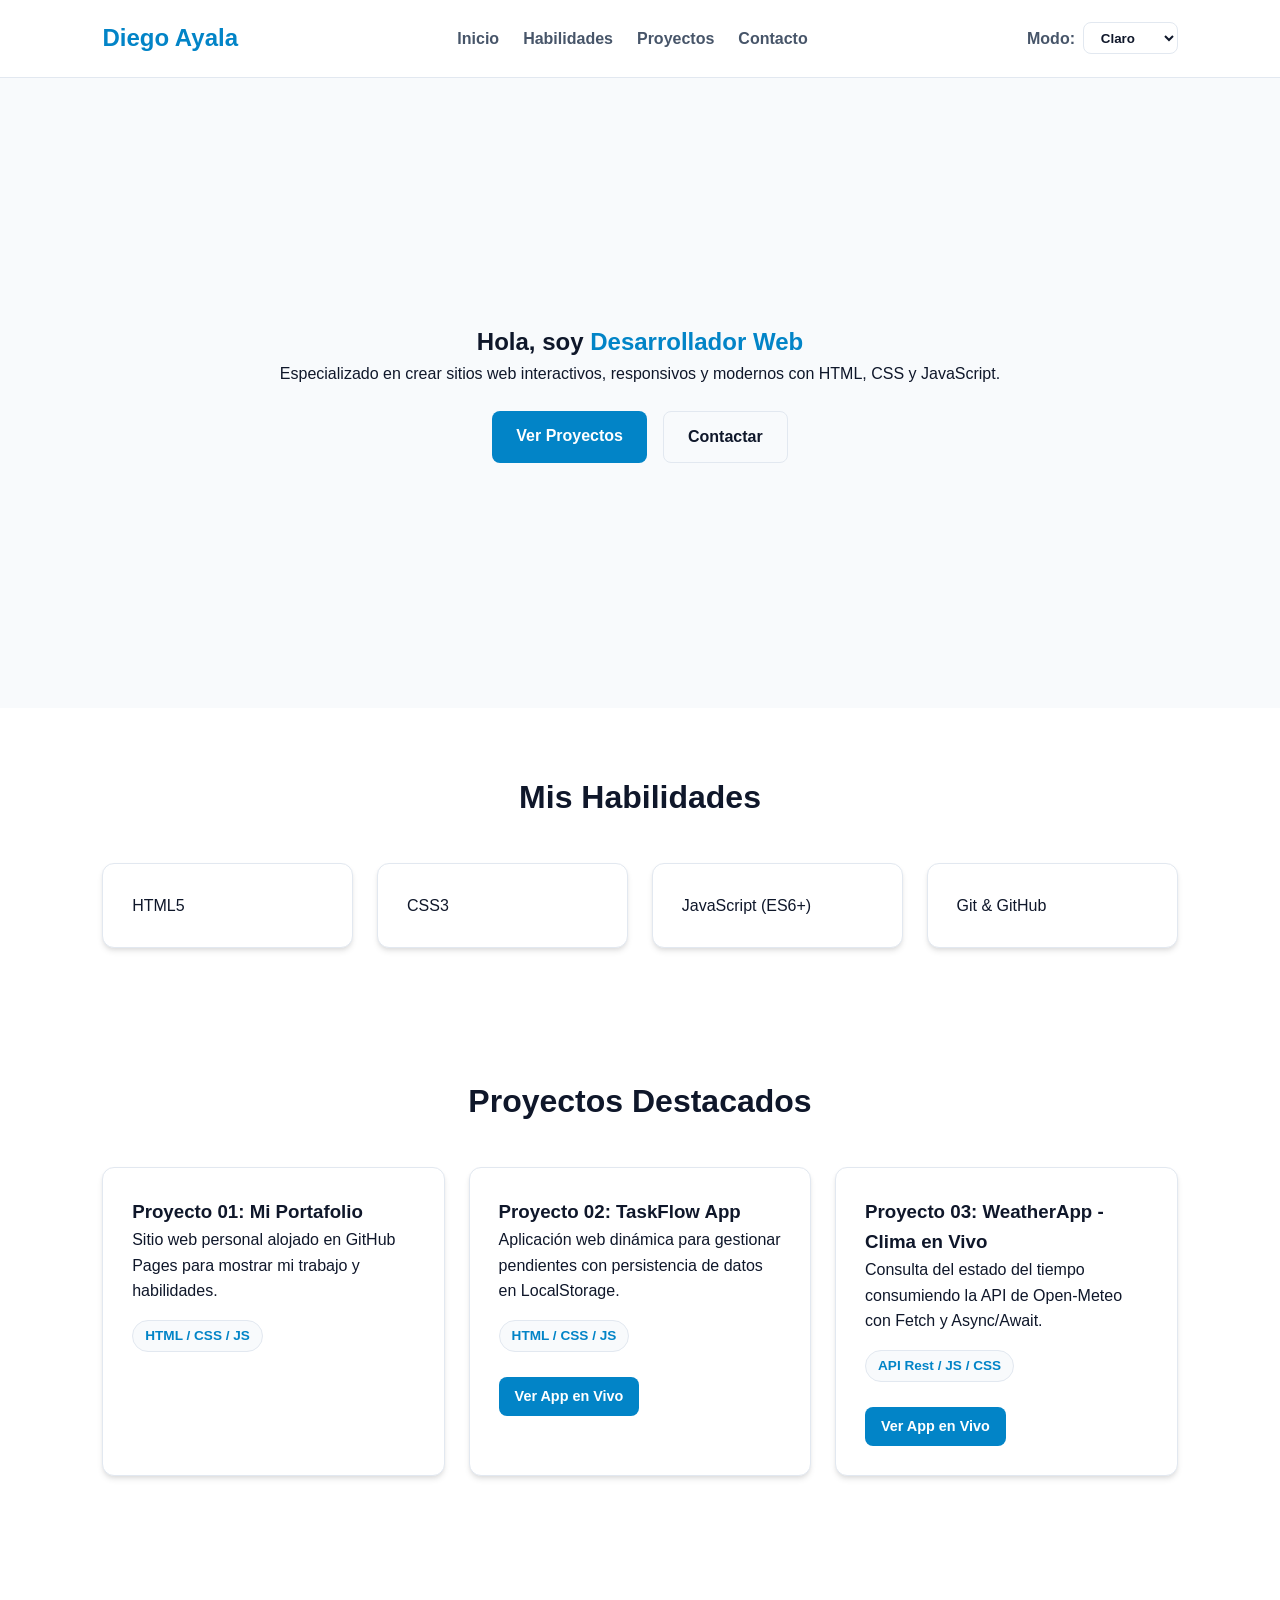
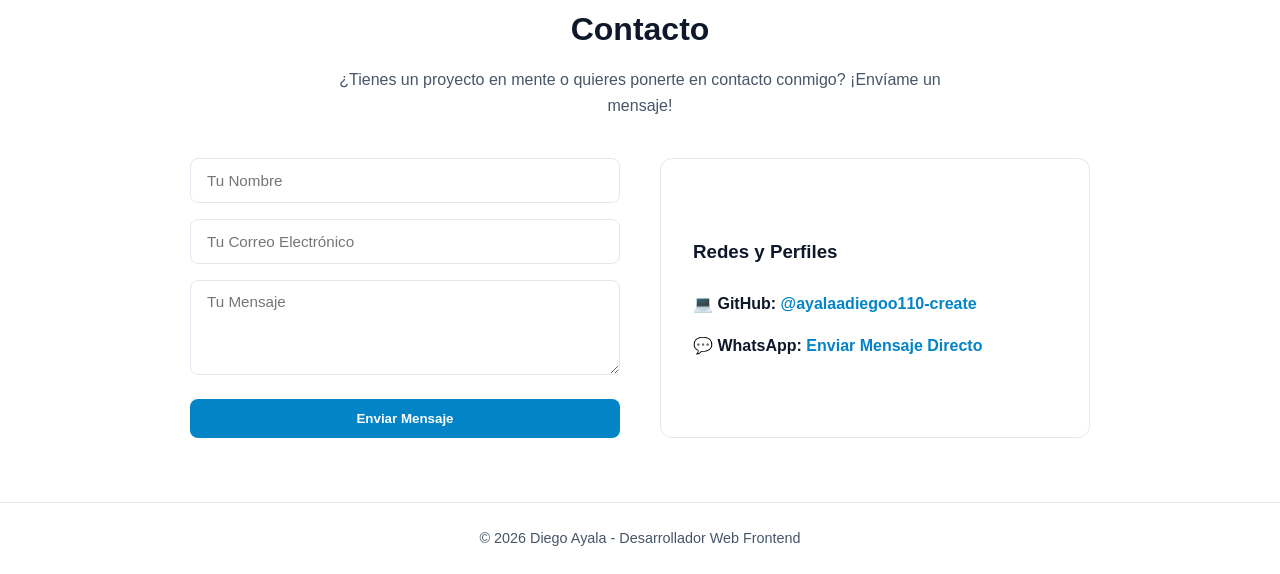
<file: index.html>
<!DOCTYPE html>
<html lang="es">
<head>
    <meta charset="UTF-8">
    <meta name="viewport" content="width=device-width, initial-scale=1.0">
    <title>Portafolio | Desarrollador Web Frontend</title>
    <link rel="stylesheet" href="./css/styles.css">
</head>
<body>

    <header class="navbar">
        <div class="logo">Diego Ayala</div>
        <nav>
            <ul>
                <li><a href="#inicio">Inicio</a></li>
                <li><a href="#habilidades">Habilidades</a></li>
                <li><a href="#proyectos">Proyectos</a></li>
                <li><a href="#contacto">Contacto</a></li>
            </ul>
        </nav>
        
        <div class="theme-selector">
            <label for="theme-select">Modo:</label>
            <select id="theme-select" class="theme-dropdown">
                <option value="light">Claro</option>
                <option value="dark">Oscuro</option>
            </select>
        </div>
    </header>

    <main>
        <section id="inicio" class="hero">
            <div class="hero-content">
                <h1>Hola, soy <span class="highlight">Desarrollador Web</span></h1>
                <p>Especializado en crear sitios web interactivos, responsivos y modernos con HTML, CSS y JavaScript.</p>
                <div class="hero-buttons">
                    <a href="#proyectos" class="btn primary">Ver Proyectos</a>
                    <a href="#contacto" class="btn secondary">Contactar</a>
                </div>
            </div>
        </section>

        <section id="habilidades" class="skills">
            <h2>Mis Habilidades</h2>
            <div class="skills-grid">
                <div class="skill-card">HTML5</div>
                <div class="skill-card">CSS3</div>
                <div class="skill-card">JavaScript (ES6+)</div>
                <div class="skill-card">Git & GitHub</div>
            </div>
        </section>

        <section id="proyectos" class="projects">
            <h2>Proyectos Destacados</h2>
            <div class="projects-grid">
                <div class="project-card">
                    <h3>Proyecto 01: Mi Portafolio</h3>
                    <p>Sitio web personal alojado en GitHub Pages para mostrar mi trabajo y habilidades.</p>
                    <span class="tag">HTML / CSS / JS</span>
                </div>

                <div class="project-card">
                    <h3>Proyecto 02: TaskFlow App</h3>
                    <p>Aplicación web dinámica para gestionar pendientes con persistencia de datos en LocalStorage.</p>
                    <span class="tag">HTML / CSS / JS</span>
                    <br><br>
                    <a href="./landing-app/" class="btn primary btn-app">Ver App en Vivo</a>
                </div>

                <div class="project-card">
                    <h3>Proyecto 03: WeatherApp - Clima en Vivo</h3>
                    <p>Consulta del estado del tiempo consumiendo la API de Open-Meteo con Fetch y Async/Await.</p>
                    <span class="tag">API Rest / JS / CSS</span>
                    <br><br>
                    <a href="./weather-app/" class="btn primary btn-app">Ver App en Vivo</a>
                </div>
            </div>
        </section>

        <section id="contacto" class="contact">
            <h2>Contacto</h2>
            <p class="contact-subtitle">¿Tienes un proyecto en mente o quieres ponerte en contacto conmigo? ¡Envíame un mensaje!</p>

            <div class="contact-container">
                <form id="contact-form" class="contact-form">
                    <div class="form-group">
                        <input type="text" id="nombre" name="nombre" placeholder="Tu Nombre" required>
                    </div>
                    <div class="form-group">
                        <input type="email" id="email" name="email" placeholder="Tu Correo Electrónico" required>
                    </div>
                    <div class="form-group">
                        <textarea id="mensaje" name="mensaje" rows="4" placeholder="Tu Mensaje" required></textarea>
                    </div>
                    <button type="submit" class="btn primary">Enviar Mensaje</button>
                    <p id="form-response" class="form-response"></p>
                </form>

                <div class="contact-links">
                    <h3>Redes y Perfiles</h3>
                    <p>💻 <strong>GitHub:</strong> <a href="https://github.com/ayalaadiegoo110-create" target="_blank">@ayalaadiegoo110-create</a></p>
                    <p>💬 <strong>WhatsApp:</strong> <a href="https://wa.me/595987225015" target="_blank">Enviar Mensaje Directo</a></p>
                </div>
            </div>
        </section>
    </main>

    <footer>
        <p>&copy; 2026 Diego Ayala - Desarrollador Web Frontend</p>
    </footer>

    <script src="./js/main.js"></script>
</body>
</html>
</file>
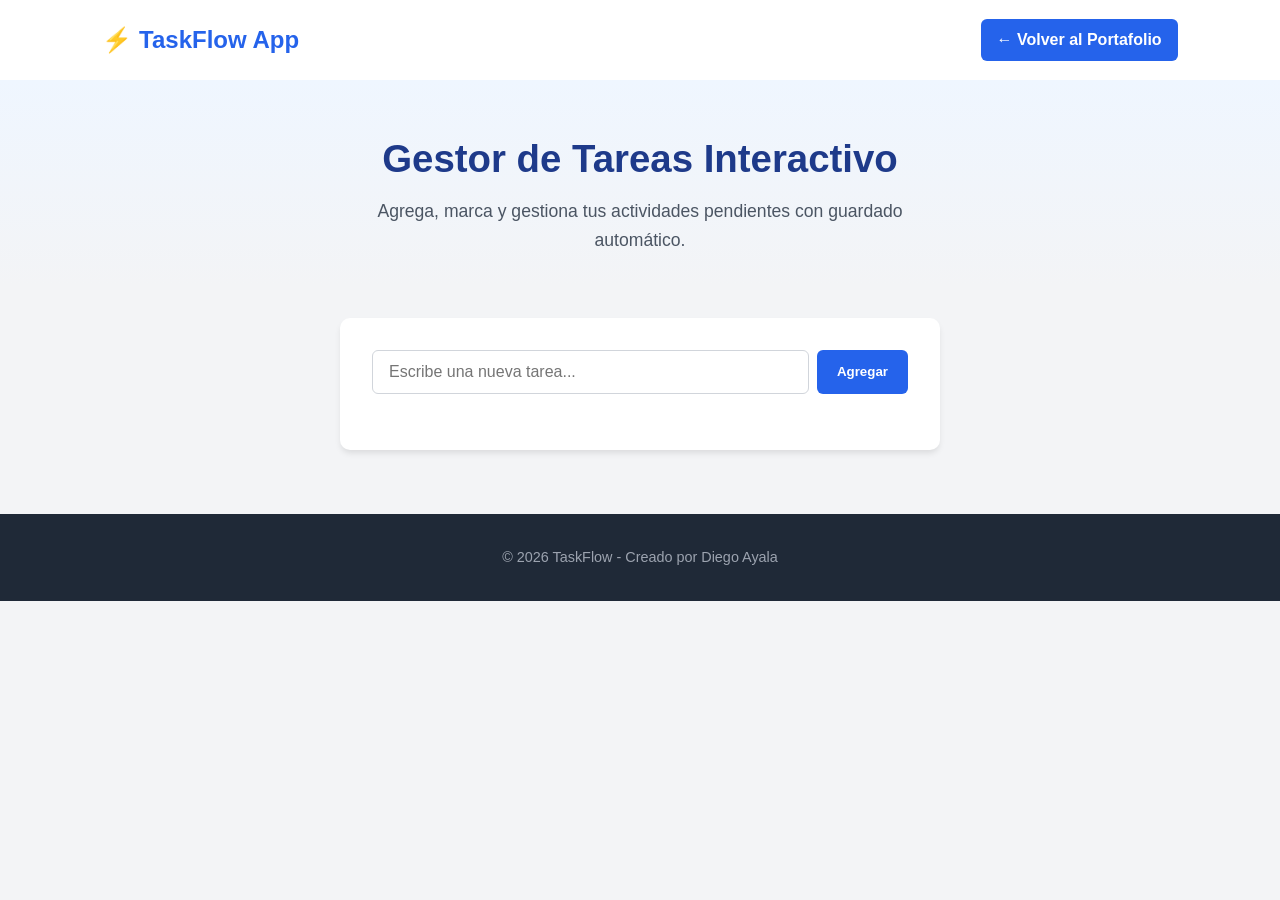
<file: landing-app/index.html>
<!DOCTYPE html>
<html lang="es">
<head>
    <meta charset="UTF-8">
    <meta name="viewport" content="width=device-width, initial-scale=1.0">
    <title>TaskFlow | App de Tareas Interactiva</title>
    <style>
        * {
            margin: 0;
            padding: 0;
            box-sizing: border-box;
        }

        body {
            font-family: 'Segoe UI', Tahoma, Geneva, Verdana, sans-serif;
            color: #1f2937;
            background-color: #f3f4f6;
            line-height: 1.6;
        }

        header {
            display: flex;
            justify-content: space-between;
            align-items: center;
            padding: 1.2rem 8%;
            background-color: #ffffff;
            box-shadow: 0 1px 3px rgba(0,0,0,0.1);
        }

        .logo {
            font-size: 1.5rem;
            font-weight: 700;
            color: #2563eb;
        }

        .btn-nav {
            background-color: #2563eb;
            color: white;
            padding: 0.5rem 1rem;
            border-radius: 6px;
            text-decoration: none;
            font-weight: 600;
        }

        .hero {
            padding: 3rem 8% 2rem;
            text-align: center;
            background: linear-gradient(180deg, #eff6ff 0%, #f3f4f6 100%);
        }

        .hero h1 {
            font-size: 2.4rem;
            color: #1e3a8a;
            margin-bottom: 0.5rem;
        }

        .hero p {
            font-size: 1.1rem;
            color: #4b5563;
            max-width: 600px;
            margin: 0 auto;
        }

        .app-container {
            max-width: 600px;
            margin: 2rem auto 4rem;
            background: #ffffff;
            padding: 2rem;
            border-radius: 10px;
            box-shadow: 0 4px 6px -1px rgba(0, 0, 0, 0.1);
        }

        .task-form {
            display: flex;
            gap: 0.5rem;
            margin-bottom: 1.5rem;
        }

        .task-form input {
            flex: 1;
            padding: 0.75rem 1rem;
            border: 1px solid #d1d5db;
            border-radius: 6px;
            font-size: 1rem;
            outline: none;
        }

        .task-form input:focus {
            border-color: #2563eb;
        }

        .task-form button {
            background-color: #2563eb;
            color: white;
            border: none;
            padding: 0.75rem 1.25rem;
            border-radius: 6px;
            font-weight: 600;
            cursor: pointer;
            transition: background 0.2s;
        }

        .task-form button:hover {
            background-color: #1d4ed8;
        }

        .task-list {
            list-style: none;
        }

        .task-item {
            display: flex;
            justify-content: space-between;
            align-items: center;
            padding: 0.75rem 1rem;
            border-bottom: 1px solid #e5e7eb;
            transition: background 0.2s;
            word-break: break-word;
        }

        .task-item:last-child {
            border-bottom: none;
        }

        .task-item.completed span {
            text-decoration: line-through;
            color: #9ca3af;
        }

        .task-actions {
            display: flex;
            gap: 0.5rem;
        }

        .btn-action {
            background: none;
            border: none;
            cursor: pointer;
            font-size: 1.1rem;
        }

        footer {
            text-align: center;
            padding: 2rem;
            background-color: #1f2937;
            color: #9ca3af;
            font-size: 0.9rem;
        }

    
        @media (max-width: 600px) {
            header {
                flex-direction: column;
                gap: 0.8rem;
                padding: 1rem 5%;
                text-align: center;
            }

            .hero {
                padding: 2rem 5% 1.5rem;
            }

            .hero h1 {
                font-size: 1.8rem;
            }

            .hero p {
                font-size: 0.95rem;
            }

            .app-container {
                margin: 1.5rem 5% 3rem;
                padding: 1.2rem;
            }

            .task-form {
                flex-direction: column;
            }

            .task-form button {
                width: 100%;
            }
        }
    </style>
</head>
<body>

    <header>
        <div class="logo">⚡ TaskFlow App</div>
        <a href="../" class="btn-nav">← Volver al Portafolio</a>
    </header>

    <main>
        <section class="hero">
            <h1>Gestor de Tareas Interactivo</h1>
            <p>Agrega, marca y gestiona tus actividades pendientes con guardado automático.</p>
        </section>

        <section class="app-container">
            <form id="task-form" class="task-form">
                <input type="text" id="task-input" placeholder="Escribe una nueva tarea..." required>
                <button type="submit">Agregar</button>
            </form>

            <ul id="task-list" class="task-list"></ul>
        </section>
    </main>

    <footer>
        <p>&copy; 2026 TaskFlow - Creado por Diego Ayala</p>
    </footer>

    <script>
        document.addEventListener('DOMContentLoaded', () => {
            const form = document.getElementById('task-form');
            const input = document.getElementById('task-input');
            const list = document.getElementById('task-list');

            let tasks = JSON.parse(localStorage.getItem('tasks')) || [];

            function saveTasks() {
                localStorage.setItem('tasks', JSON.stringify(tasks));
            }

            function renderTasks() {
                list.innerHTML = '';
                tasks.forEach((task, index) => {
                    const li = document.createElement('li');
                    li.className = `task-item ${task.completed ? 'completed' : ''}`;
                    
                    li.innerHTML = `
                        <span>${task.text}</span>
                        <div class="task-actions">
                            <button class="btn-action" onclick="toggleTask(${index})">
                                ${task.completed ? '↩️' : '✅'}
                            </button>
                            <button class="btn-action" onclick="deleteTask(${index})">❌</button>
                        </div>
                    `;
                    list.appendChild(li);
                });
            }

            window.toggleTask = (index) => {
                tasks[index].completed = !tasks[index].completed;
                saveTasks();
                renderTasks();
            };

            window.deleteTask = (index) => {
                tasks.splice(index, 1);
                saveTasks();
                renderTasks();
            };

            form.addEventListener('submit', (e) => {
                e.preventDefault();
                const text = input.value.trim();
                if (text) {
                    tasks.push({ text, completed: false });
                    saveTasks();
                    renderTasks();
                    input.value = '';
                }
            });

            renderTasks();
        });
    </script>
</body>
</html>
</file>
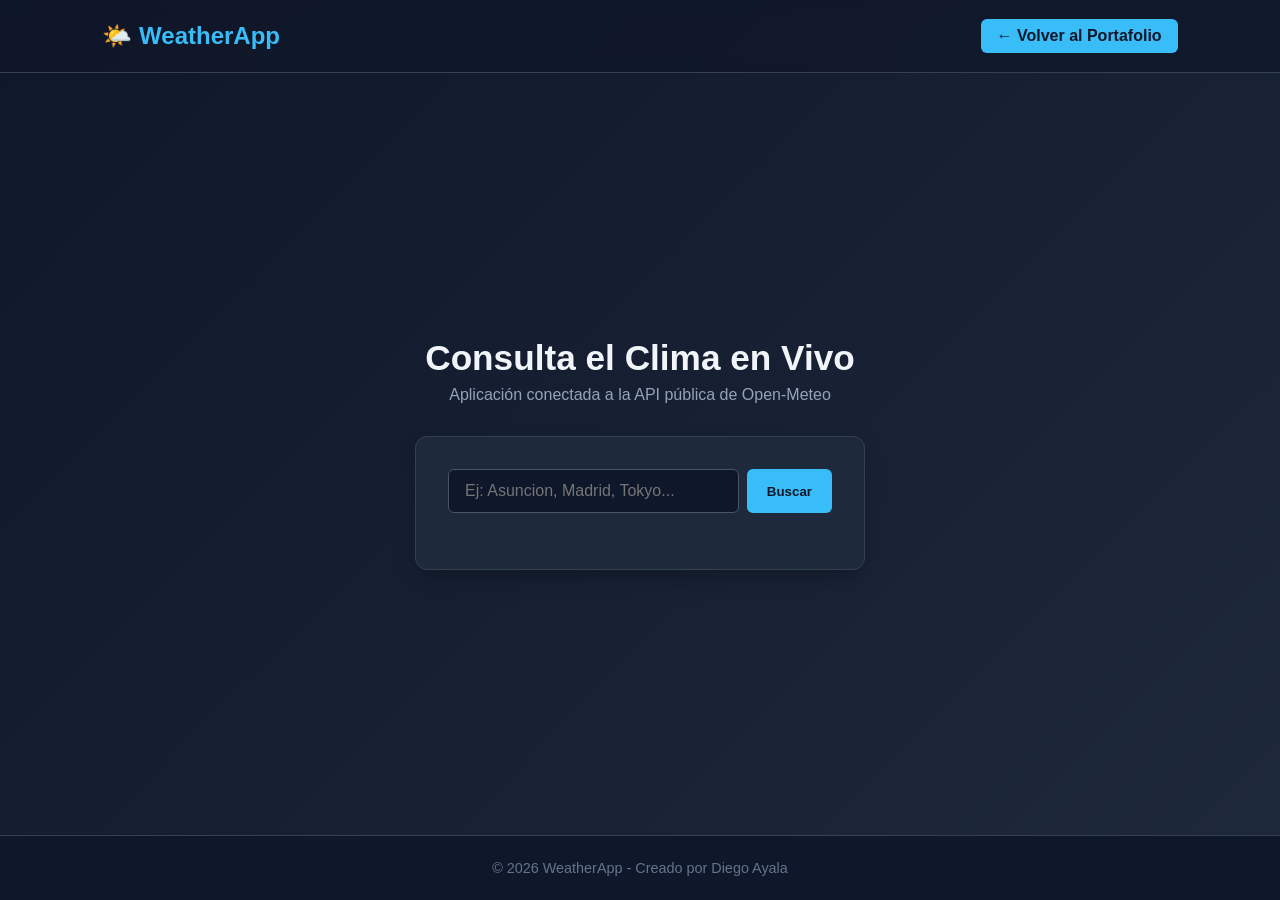
<file: weather-app/index.html>
<!DOCTYPE html>
<html lang="es">
<head>
    <meta charset="UTF-8">
    <meta name="viewport" content="width=device-width, initial-scale=1.0">
    <title>WeatherApp | Clima en Tiempo Real</title>
    <style>
        * {
            margin: 0;
            padding: 0;
            box-sizing: border-box;
        }

        body {
            font-family: 'Segoe UI', Tahoma, Geneva, Verdana, sans-serif;
            background: linear-gradient(135deg, #0f172a 0%, #1e293b 100%);
            color: #f8fafc;
            min-height: 100vh;
            display: flex;
            flex-direction: column;
            justify-content: space-between;
        }

        header {
            display: flex;
            justify-content: space-between;
            align-items: center;
            padding: 1.2rem 8%;
            background-color: rgba(15, 23, 42, 0.8);
            backdrop-filter: blur(8px);
            border-bottom: 1px solid #334155;
        }

        .logo {
            font-size: 1.5rem;
            font-weight: 700;
            color: #38bdf8;
        }

        .btn-nav {
            background-color: #38bdf8;
            color: #0f172a;
            padding: 0.5rem 1rem;
            border-radius: 6px;
            text-decoration: none;
            font-weight: 600;
            transition: background 0.2s;
        }

        .btn-nav:hover {
            background-color: #7dd3fc;
        }

        main {
            padding: 3rem 1rem;
            text-align: center;
        }

        h1 {
            font-size: 2.2rem;
            margin-bottom: 0.5rem;
            color: #f1f5f9;
        }

        p.subtitle {
            color: #94a3b8;
            margin-bottom: 2rem;
        }

        .search-card {
            background: #1e293b;
            max-width: 450px;
            margin: 0 auto;
            padding: 2rem;
            border-radius: 12px;
            border: 1px solid #334155;
            box-shadow: 0 10px 25px -5px rgba(0, 0, 0, 0.3);
            width: 100%;
        }

        .search-box {
            display: flex;
            gap: 0.5rem;
            margin-bottom: 1.5rem;
        }

        .search-box input {
            flex: 1;
            padding: 0.75rem 1rem;
            border-radius: 6px;
            border: 1px solid #475569;
            background: #0f172a;
            color: #fff;
            font-size: 1rem;
            outline: none;
        }

        .search-box input:focus {
            border-color: #38bdf8;
        }

        .search-box button {
            background: #38bdf8;
            color: #0f172a;
            border: none;
            padding: 0.75rem 1.25rem;
            border-radius: 6px;
            font-weight: bold;
            cursor: pointer;
        }

        .weather-info {
            display: none;
            margin-top: 1.5rem;
            padding-top: 1.5rem;
            border-top: 1px solid #334155;
        }

        .weather-info h2 {
            font-size: 1.8rem;
            color: #38bdf8;
        }

        .temp {
            font-size: 3rem;
            font-weight: bold;
            margin: 0.5rem 0;
        }

        .details {
            display: flex;
            justify-content: space-around;
            margin-top: 1.5rem;
            color: #94a3b8;
            font-size: 0.9rem;
        }

        .error {
            color: #f87171;
            margin-top: 1rem;
            display: none;
        }

        footer {
            text-align: center;
            padding: 1.5rem;
            background-color: #0f172a;
            border-top: 1px solid #334155;
            color: #64748b;
            font-size: 0.9rem;
        }

        
        @media (max-width: 600px) {
            header {
                flex-direction: column;
                gap: 0.8rem;
                padding: 1rem 5%;
                text-align: center;
            }

            main {
                padding: 1.5rem 1rem;
            }

            h1 {
                font-size: 1.7rem;
            }

            p.subtitle {
                font-size: 0.9rem;
                margin-bottom: 1.5rem;
            }

            .search-card {
                padding: 1.25rem;
            }

            .search-box {
                flex-direction: column;
            }

            .search-box button {
                width: 100%;
            }

            .details {
                flex-direction: column;
                gap: 0.5rem;
            }
        }
    </style>
</head>
<body>

    <header>
        <div class="logo">🌤️ WeatherApp</div>
        <a href="../" class="btn-nav">← Volver al Portafolio</a>
    </header>

    <main>
        <h1>Consulta el Clima en Vivo</h1>
        <p class="subtitle">Aplicación conectada a la API pública de Open-Meteo</p>

        <div class="search-card">
            <div class="search-box">
                <input type="text" id="city-input" placeholder="Ej: Asuncion, Madrid, Tokyo...">
                <button id="search-btn">Buscar</button>
            </div>

            <p id="error-msg" class="error">Ciudad no encontrada. Intenta con otro nombre.</p>

            <div id="weather-info" class="weather-info">
                <h2 id="city-name">--</h2>
                <div id="temp" class="temp">--°C</div>
                <div class="details">
                    <div>Humedad: <span id="humidity">--</span>%</div>
                    <div>Viento: <span id="wind">--</span> km/h</div>
                </div>
            </div>
        </div>
    </main>

    <footer>
        <p>&copy; 2026 WeatherApp - Creado por Diego Ayala</p>
    </footer>

    <script>
        const searchBtn = document.getElementById('search-btn');
        const cityInput = document.getElementById('city-input');
        const weatherInfo = document.getElementById('weather-info');
        const errorMsg = document.getElementById('error-msg');

        async function getWeather(city) {
            try {
                errorMsg.style.display = 'none';

               
                const geoUrl = `https://geocoding-api.open-meteo.com/v1/search?name=${encodeURIComponent(city)}&count=1&language=es&format=json`;
                const geoResponse = await fetch(geoUrl);
                
                if (!geoResponse.ok) throw new Error('Error al conectar con el servicio de geolocalización');

                const geoData = await geoResponse.json();

                if (!geoData.results || geoData.results.length === 0) {
                    throw new Error('Ciudad no encontrada');
                }

                const location = geoData.results[0];
                const lat = location.latitude;
                const lon = location.longitude;
                const cityName = `${location.name}${location.country ? ', ' + location.country : ''}`;

                
                const weatherUrl = `https://api.open-meteo.com/v1/forecast?latitude=${lat}&longitude=${lon}&current=temperature_2m,relative_humidity_2m,wind_speed_10m`;
                const weatherResponse = await fetch(weatherUrl);
                
                if (!weatherResponse.ok) throw new Error('Error al obtener datos meteorológicos');

                const weatherData = await weatherResponse.json();
                const current = weatherData.current;

                document.getElementById('city-name').textContent = cityName;
                document.getElementById('temp').textContent = `${Math.round(current.temperature_2m)}°C`;
                document.getElementById('humidity').textContent = current.relative_humidity_2m;
                document.getElementById('wind').textContent = Math.round(current.wind_speed_10m);

                weatherInfo.style.display = 'block';
            } catch (error) {
                console.error('Detalle del error:', error);
                weatherInfo.style.display = 'none';
                errorMsg.style.display = 'block';
            }
        }

        searchBtn.addEventListener('click', () => {
            const city = cityInput.value.trim();
            if (city) getWeather(city);
        });

        cityInput.addEventListener('keypress', (e) => {
            if (e.key === 'Enter') {
                const city = cityInput.value.trim();
                if (city) getWeather(city);
            }
        });
    </script>
</body>
</html>
</file>
<file: css/styles.css>
:root {
    --bg-primary: #ffffff;
    --bg-secondary: #f8fafc;
    --bg-card: #ffffff;
    --text-primary: #0f172a;
    --text-secondary: #475569;
    --accent-color: #0284c7;
    --accent-hover: #0369a1;
    --border-color: #e2e8f0;
    --shadow: 0 4px 6px -1px rgba(0, 0, 0, 0.1), 0 2px 4px -1px rgba(0, 0, 0, 0.06);
    --shadow-hover: 0 20px 25px -5px rgba(0, 0, 0, 0.1), 0 10px 10px -5px rgba(0, 0, 0, 0.04);
}

[data-theme="dark"] {
    --bg-primary: #0f172a;
    --bg-secondary: #1e293b;
    --bg-card: #1e293b;
    --text-primary: #f8fafc;
    --text-secondary: #94a3b8;
    --accent-color: #38bdf8;
    --accent-hover: #7dd3fc;
    --border-color: #334155;
    --shadow: 0 4px 6px -1px rgba(0, 0, 0, 0.3);
    --shadow-hover: 0 20px 25px -5px rgba(0, 0, 0, 0.5);
}

html {
    scroll-behavior: smooth;
    overflow-x: hidden;
}

* {
    margin: 0;
    padding: 0;
    box-sizing: border-box;
    transition: background-color 0.3s ease, color 0.3s ease, border-color 0.3s ease, transform 0.3s ease, box-shadow 0.3s ease;
}

body {
    font-family: 'Segoe UI', Tahoma, Geneva, Verdana, sans-serif;
    background-color: var(--bg-primary);
    color: var(--text-primary);
    line-height: 1.6;
    overflow-x: hidden;
    width: 100%;
}


.navbar {
    display: flex;
    justify-content: space-between;
    align-items: center;
    padding: 1.2rem 8%;
    background-color: var(--bg-card);
    border-bottom: 1px solid var(--border-color);
    position: sticky;
    top: 0;
    z-index: 100;
}

.logo {
    font-size: 1.5rem;
    font-weight: 700;
    color: var(--accent-color);
}

.navbar nav ul {
    display: flex;
    list-style: none;
    gap: 1.5rem;
}

.navbar nav a {
    text-decoration: none;
    color: var(--text-secondary);
    font-weight: 600;
}

.navbar nav a:hover {
    color: var(--accent-color);
}

.theme-selector {
    display: flex;
    align-items: center;
    gap: 0.5rem;
    font-weight: 600;
    color: var(--text-secondary);
}

.theme-dropdown {
    background-color: var(--bg-primary);
    color: var(--text-primary);
    border: 1px solid var(--border-color);
    padding: 0.4rem 0.8rem;
    border-radius: 8px;
    font-weight: 600;
    cursor: pointer;
    outline: none;
}

.theme-dropdown:focus {
    border-color: var(--accent-color);
}

section {
    padding: 4rem 8%;
}

.hero {
    min-height: 70vh;
    display: flex;
    align-items: center;
    justify-content: center;
    text-align: center;
    background-color: var(--bg-secondary);
}

.highlight {
    color: var(--accent-color);
}

.hero-buttons {
    margin-top: 1.5rem;
    display: flex;
    gap: 1rem;
    justify-content: center;
    flex-wrap: wrap;
}

.btn {
    padding: 0.75rem 1.5rem;
    border-radius: 8px;
    text-decoration: none;
    font-weight: 600;
    border: none;
    cursor: pointer;
    display: inline-block;
}

.btn.primary {
    background-color: var(--accent-color);
    color: #fff;
}

.btn.primary:hover {
    background-color: var(--accent-hover);
    transform: translateY(-2px);
}

.btn.secondary {
    background-color: transparent;
    color: var(--text-primary);
    border: 1px solid var(--border-color);
}

.btn.secondary:hover {
    border-color: var(--accent-color);
    color: var(--accent-color);
}

h2 {
    text-align: center;
    margin-bottom: 2.5rem;
    font-size: 2rem;
}

.skills-grid, .projects-grid {
    display: grid;
    grid-template-columns: repeat(auto-fit, minmax(250px, 1fr));
    gap: 1.5rem;
}

.skill-card, .project-card {
    background-color: var(--bg-card);
    padding: 1.8rem;
    border-radius: 12px;
    border: 1px solid var(--border-color);
    box-shadow: var(--shadow);
}

.skill-card:hover, .project-card:hover {
    transform: translateY(-6px);
    box-shadow: var(--shadow-hover);
}

.tag {
    display: inline-block;
    background-color: var(--bg-secondary);
    color: var(--accent-color);
    padding: 0.25rem 0.75rem;
    border-radius: 20px;
    font-size: 0.85rem;
    font-weight: 600;
    margin-top: 1rem;
    border: 1px solid var(--border-color);
}

.btn-app {
    font-size: 0.9rem;
    padding: 0.5rem 1rem;
}

/* Sección de Contacto */
.contact h2 {
    margin-bottom: 0.75rem; /* Ajusta la separación respecto al subtítulo */
}

.contact-subtitle {
    text-align: center;       
    max-width: 650px;         
    margin: 0 auto 2.5rem auto; 
    width: 100%;
    color: var(--text-secondary);
}

.contact-container {
    display: grid;
    grid-template-columns: repeat(auto-fit, minmax(280px, 1fr));
    gap: 2.5rem;
    max-width: 900px;
    margin: 0 auto;
    text-align: left;
}

.contact-form {
    display: flex;
    flex-direction: column;
    gap: 1rem;
}

.form-group input,
.form-group textarea {
    width: 100%;
    padding: 0.8rem 1rem;
    border-radius: 8px;
    border: 1px solid var(--border-color);
    background-color: var(--bg-card);
    color: var(--text-primary);
    font-size: 0.95rem;
    outline: none;
    font-family: inherit;
}

.form-group input:focus,
.form-group textarea:focus {
    border-color: var(--accent-color);
}

.form-response {
    margin-top: 0.5rem;
    font-weight: 600;
    color: var(--accent-color);
    display: none;
}

.contact-links {
    display: flex;
    flex-direction: column;
    gap: 1rem;
    justify-content: center;
    background-color: var(--bg-card);
    padding: 2rem;
    border-radius: 12px;
    border: 1px solid var(--border-color);
}

.contact-links h3 {
    margin-bottom: 0.5rem;
}

.contact-links a {
    color: var(--accent-color);
    text-decoration: none;
    font-weight: 600;
}

.contact-links a:hover {
    text-decoration: underline;
}

footer {
    text-align: center;
    padding: 1.5rem;
    border-top: 1px solid var(--border-color);
    color: var(--text-secondary);
    font-size: 0.9rem;
}

@media (max-width: 768px) {
    .navbar {
        flex-direction: column;
        gap: 1rem;
        padding: 1rem 5%;
    }

    .navbar nav ul {
        flex-wrap: wrap;
        justify-content: center;
        gap: 1rem;
    }

    section {
        padding: 2.5rem 5%;
    }

    .hero-content h1 {
        font-size: 1.8rem;
    }

    .skills-grid, .projects-grid, .contact-container {
        grid-template-columns: 1fr;
    }
}
</file>
